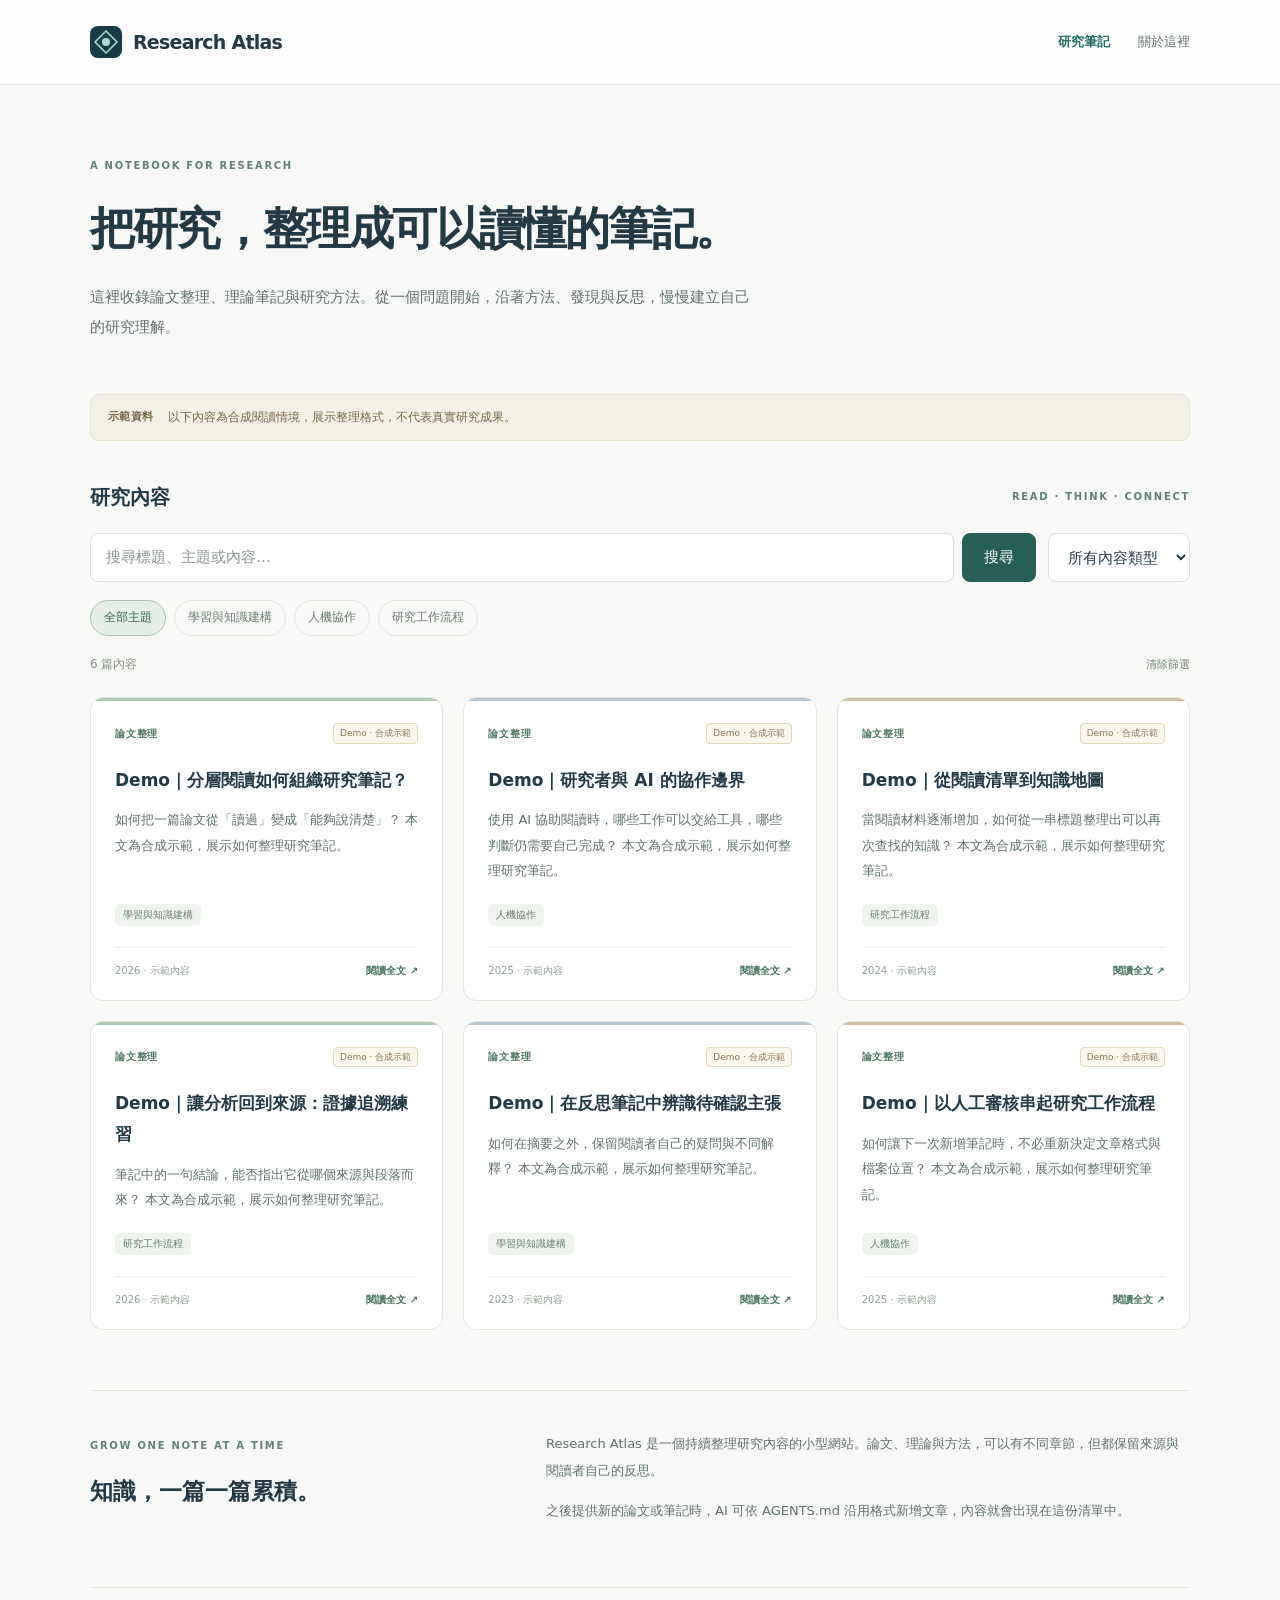
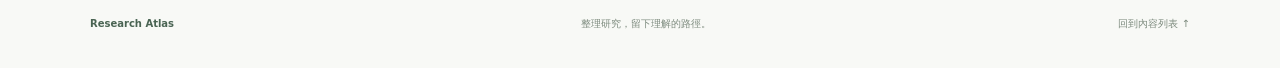
<file: index.html>
<!doctype html><html lang="zh-Hant"><head><meta charset="utf-8"><meta name="viewport" content="width=device-width,initial-scale=1"><meta name="description" content="Research Atlas：以清楚的筆記整理學術論文、研究理論與研究方法。"><meta name="color-scheme" content="light"><title>研究筆記 · Research Atlas</title><link rel="icon" href="assets/atlas.svg" type="image/svg+xml"><link rel="stylesheet" href="assets/style.css"><script type="module" src="assets/js/app.js"></script></head><body data-page="index"><a class="skip-link" href="#main">跳至主要內容</a><header id="site-header"></header><main id="main" tabindex="-1"><p class="loading" role="status">正在載入研究筆記…</p></main><footer id="site-footer"></footer><noscript>請啟用 JavaScript 以瀏覽文章列表與內容。</noscript></body></html>
</file>
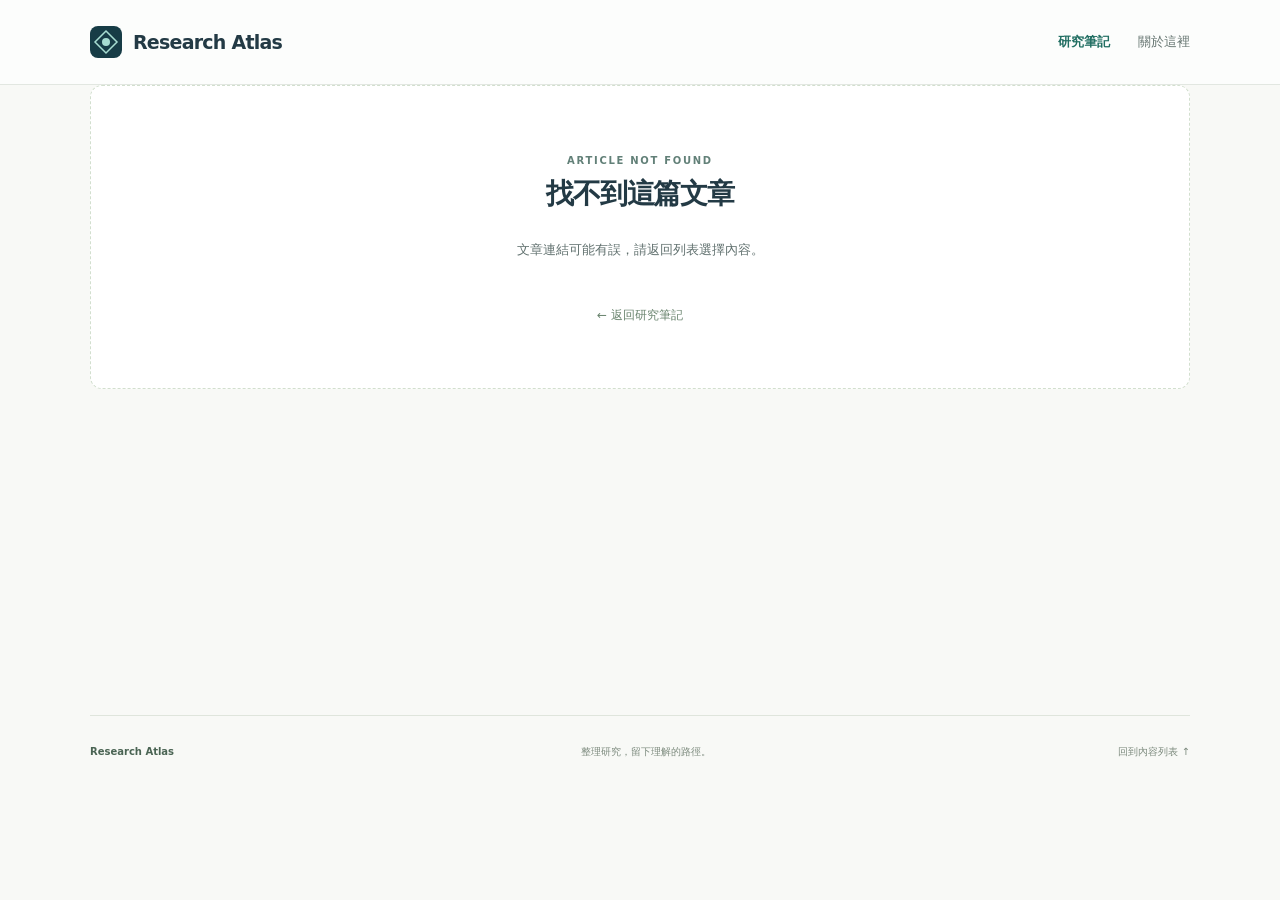
<file: paper.html>
<!doctype html><html lang="zh-Hant"><head><meta charset="utf-8"><meta name="viewport" content="width=device-width,initial-scale=1"><meta name="description" content="Research Atlas：以清楚的筆記整理學術論文、研究理論與研究方法。"><meta name="color-scheme" content="light"><title>文章閱讀 · Research Atlas</title><link rel="icon" href="assets/atlas.svg" type="image/svg+xml"><link rel="stylesheet" href="assets/style.css"><script type="module" src="assets/js/app.js"></script></head><body data-page="paper"><a class="skip-link" href="#main">跳至主要內容</a><header id="site-header"></header><main id="main" tabindex="-1"><p class="loading" role="status">正在載入研究筆記…</p></main><footer id="site-footer"></footer><noscript>請啟用 JavaScript 以瀏覽文章列表與內容。</noscript></body></html>
</file>
<file: assets/style.css>
*{box-sizing:border-box}html{scroll-behavior:smooth}body{margin:0;color:#233a45;background:#f8f9f6;font-family:Inter,"Noto Sans TC","Microsoft JhengHei",system-ui,sans-serif;font-size:15px;line-height:1.8}a{color:inherit;text-decoration:none}a:hover{color:#216e62}button,input,select{font:inherit}button,a,input,select{touch-action:manipulation}button{cursor:pointer}button,input,select{border-radius:8px;border:1px solid #d6dfda;background:#fff;color:#233a45;padding:10px 15px}input,select{min-width:0}:focus-visible{outline:3px solid #287a6b;outline-offset:4px}h1,h2,h3,p{margin-top:0}h1{letter-spacing:-.04em;line-height:1.5}h2{line-height:1.6}p{color:#61716f}img{max-width:100%}.skip-link{position:absolute;left:20px;top:-100px;z-index:10;background:white;padding:15px}.skip-link:focus{top:10px}#site-header{border-bottom:1px solid #e2e7e1;background:#ffffffa8}.site-nav{width:min(1100px,calc(100% - 64px));margin:auto;min-height:84px;display:flex;align-items:center;justify-content:space-between;gap:24px}.brand{display:flex;align-items:center;gap:11px;font-size:19px;font-weight:750;letter-spacing:-.04em}.site-nav nav{display:flex;gap:28px;font-size:13px;color:#687773}.site-nav nav a:first-child{color:#216e62;font-weight:650}main{width:min(1100px,calc(100% - 64px));margin:auto;min-height:70vh}.eyebrow{font-size:10px;letter-spacing:.17em;color:#628078;font-weight:700}.intro{padding:66px 0 37px;max-width:830px}.intro h1{font-size:clamp(30px,3.6vw,45px);margin:17px 0 19px}.intro p{font-size:15px;max-width:660px;line-height:2}.small-break{display:none}.demo-notice{display:flex;gap:14px;align-items:flex-start;background:#f3f0e5;border:1px solid #e9e3cf;border-radius:9px;padding:12px 17px;color:#756a48;font-size:12px}.demo-notice strong{white-space:nowrap;font-size:11px;letter-spacing:.04em}.collection{margin:40px 0 60px}.collection-title{display:flex;justify-content:space-between;align-items:center;gap:20px;margin:0 0 20px}.collection-title h2{font-size:20px;font-weight:650;margin:0}.search-row{display:flex;gap:12px;margin-bottom:18px}.search-form{display:flex;flex:1;gap:8px}.search-form input{width:100%;background:#fff}.search-form input::placeholder{color:#8a9690}.search-button{background:#265f55;border-color:#265f55;color:#fff;min-width:74px}.filter-tags{display:flex;flex-wrap:wrap;gap:8px}.filter-tag{font-size:12px;padding:6px 13px;background:transparent;border-color:#dce4de;border-radius:30px;color:#6c7b73}.filter-tag[aria-pressed=true]{background:#e5efe7;color:#2e6556;border-color:#aabfac}.result-row{display:flex;justify-content:space-between;align-items:center;gap:15px;margin:14px 0 18px;font-size:12px}.result-count{margin:0;color:#829087}.reset{font-size:11px;background:transparent;border:0;color:#738478;padding:5px 0}.article-grid{display:grid;grid-template-columns:repeat(3,minmax(0,1fr));gap:20px}.article-card{position:relative;display:flex;flex-direction:column;background:white;border:1px solid #e0e6de;border-radius:13px;overflow:hidden;padding:25px 24px 20px;transition:transform .18s,border-color .18s,box-shadow .18s}.article-card:before{content:'';position:absolute;inset:0 0 auto;height:3px;background:#b1c8b6}.article-card.tone-1:before{background:#b6c5d1}.article-card.tone-2:before{background:#cfbea4}.article-card:hover{transform:translateY(-3px);border-color:#a5bbae;box-shadow:0 8px 22px #344d3710}.card-top{display:flex;justify-content:space-between;align-items:center;gap:10px;font-size:10px}.content-type{color:#4f7761;font-weight:650;letter-spacing:.08em}.demo-pill{border:1px solid #e4d9bd;background:#faf7ee;color:#8a7853;border-radius:4px;padding:1px 6px;font-size:9px;white-space:nowrap}.article-card h2{font-size:17px;font-weight:650;line-height:1.8;margin:21px 0 12px;overflow-wrap:anywhere}.card-summary{font-size:13px;line-height:1.95;margin-bottom:21px}.card-tags{margin-top:auto;display:flex;flex-wrap:wrap;gap:7px}.tag{display:inline-block;color:#688071;background:#f0f4ef;font-size:10px;padding:2px 8px;border-radius:5px}.card-end{border-top:1px solid #edf0ea;margin-top:21px;padding-top:14px;display:flex;justify-content:space-between;gap:10px;font-size:10px;color:#91a093}.read-link{color:#416f5a;font-weight:650;white-space:nowrap}.about{border-top:1px solid #dfe5dc;padding:40px 0 50px;display:grid;grid-template-columns:.85fr 1.4fr;gap:65px}.about h2{font-size:23px;margin:15px 0}.about p{font-size:13px;line-height:2.05}.footer-inner{width:min(1100px,calc(100% - 64px));margin:auto;border-top:1px solid #dfe5dc;padding:27px 0 35px;display:flex;justify-content:space-between;gap:20px;font-size:10px;color:#7d8b7e}.footer-inner>span:first-child{font-weight:650;color:#4a6453}.back-link{display:inline-block;margin-top:30px;font-size:12px;color:#68836d}.article-heading{max-width:830px;padding:28px 0 30px}.article-heading .card-top{justify-content:flex-start;gap:15px}.article-heading h1{font-size:clamp(27px,3.3vw,39px);margin:19px 0 18px;overflow-wrap:anywhere}.lead{font-size:15px;line-height:2}.article-meta{display:flex;gap:13px;align-items:center;flex-wrap:wrap;font-size:11px;color:#8b998b}.reading-layout{display:grid;grid-template-columns:190px minmax(0,1fr);gap:52px;padding:40px 0 20px}.toc{position:sticky;top:25px;align-self:start}.toc h2{font-size:13px;margin:9px 0 15px}.toc nav{display:grid;gap:11px;border-left:1px solid #d4ded1;padding-left:15px;font-size:11px;color:#7e907e}.reading-body{max-width:760px;min-width:0}.reading-body h2{font-size:22px;font-weight:650;margin:6px 0 20px}.reading-body p{font-size:16px;line-height:2.15;letter-spacing:.01em;overflow-wrap:anywhere;color:#52685c}.bibliography{background:#eff3ed;border:1px solid #dfe6da;border-radius:12px;padding:26px 28px;margin-bottom:38px}.bibliography h2{font-size:17px}.bibliography dl{display:grid;grid-template-columns:75px minmax(0,1fr);gap:8px 15px;font-size:12px}.bibliography dt{color:#82917e}.bibliography dd{margin:0;overflow-wrap:anywhere}.bibliography p{font-size:12px;line-height:1.9;margin:20px 0 0;color:#7c8d77}.reading-section{padding:0 0 30px;margin-bottom:20px;border-bottom:1px solid #e4e9df;scroll-margin-top:25px}.section-number{font-size:11px;letter-spacing:.1em;color:#a3b19c}.sources{background:#fff;border:1px solid #e0e6dc;border-radius:12px;padding:26px 28px;scroll-margin-top:25px}.sources h2{font-size:18px}.sources strong,.sources a{font-size:13px}.sources p{font-size:13px;line-height:2}.sources .source-note{font-size:11px;color:#8e9a85;border-top:1px solid #edf0e9;padding-top:16px;margin-bottom:0}.related{border-top:1px solid #dfe5dc;padding:35px 0 15px;margin-top:40px}.back-bottom{display:inline-block;margin:25px 0 45px;font-size:12px;color:#567c60}.empty-state{grid-column:1/-1;padding:60px 24px;text-align:center;background:#fff;border:1px dashed #d2dfce;border-radius:12px}.empty-state h1{font-size:28px}.empty-state h2{font-size:20px}.empty-state p{font-size:13px}.loading{text-align:center;padding:90px 0;color:#879982}@media(max-width:950px){.article-grid{grid-template-columns:repeat(2,minmax(0,1fr))}.reading-layout{grid-template-columns:160px minmax(0,1fr);gap:30px}.intro{padding-top:50px}}@media(max-width:600px){main,.site-nav,.footer-inner{width:calc(100% - 36px)}.site-nav{min-height:72px;gap:12px}.brand{font-size:17px}.brand img{width:27px;height:27px}.site-nav nav{gap:13px;font-size:11px}.intro{padding:34px 0 24px}.intro h1{font-size:30px;line-height:1.6}.small-break{display:block}.intro p{font-size:13px}.demo-notice{display:block;font-size:11px}.demo-notice strong{display:block;margin-bottom:4px}.collection{margin-top:28px}.collection-title .eyebrow{font-size:8px}.search-row{flex-direction:column}.search-row select{align-self:flex-start;font-size:12px}.article-grid{grid-template-columns:1fr;gap:16px}.article-card{padding:22px}.article-card h2{font-size:18px}.about{grid-template-columns:1fr;gap:8px;padding-top:28px}.about h2{font-size:22px;margin-bottom:10px}.footer-inner{flex-wrap:wrap;gap:10px}.footer-inner a{margin-left:auto}.reading-layout{grid-template-columns:1fr;gap:28px;padding-top:26px}.toc{position:static;border-bottom:1px solid #dfe5dc;padding-bottom:22px}.toc nav{display:flex;flex-wrap:wrap;gap:10px 15px;border:0;padding:0}.toc h2{margin:6px 0 12px}.article-heading{padding-top:20px}.article-heading h1{font-size:27px}.article-heading .lead{font-size:13px}.reading-body p{font-size:15px}.reading-body h2{font-size:20px}.bibliography,.sources{padding:21px}.bibliography dl{grid-template-columns:55px minmax(0,1fr)}.article-meta{font-size:10px}.related{margin-top:25px}}@media(prefers-reduced-motion:reduce){html{scroll-behavior:auto}*{transition:none!important}}

.article-card h2 a::after{content:"";position:absolute;inset:0;z-index:1}.card-tags,.card-end a{position:relative;z-index:2}
</file>
